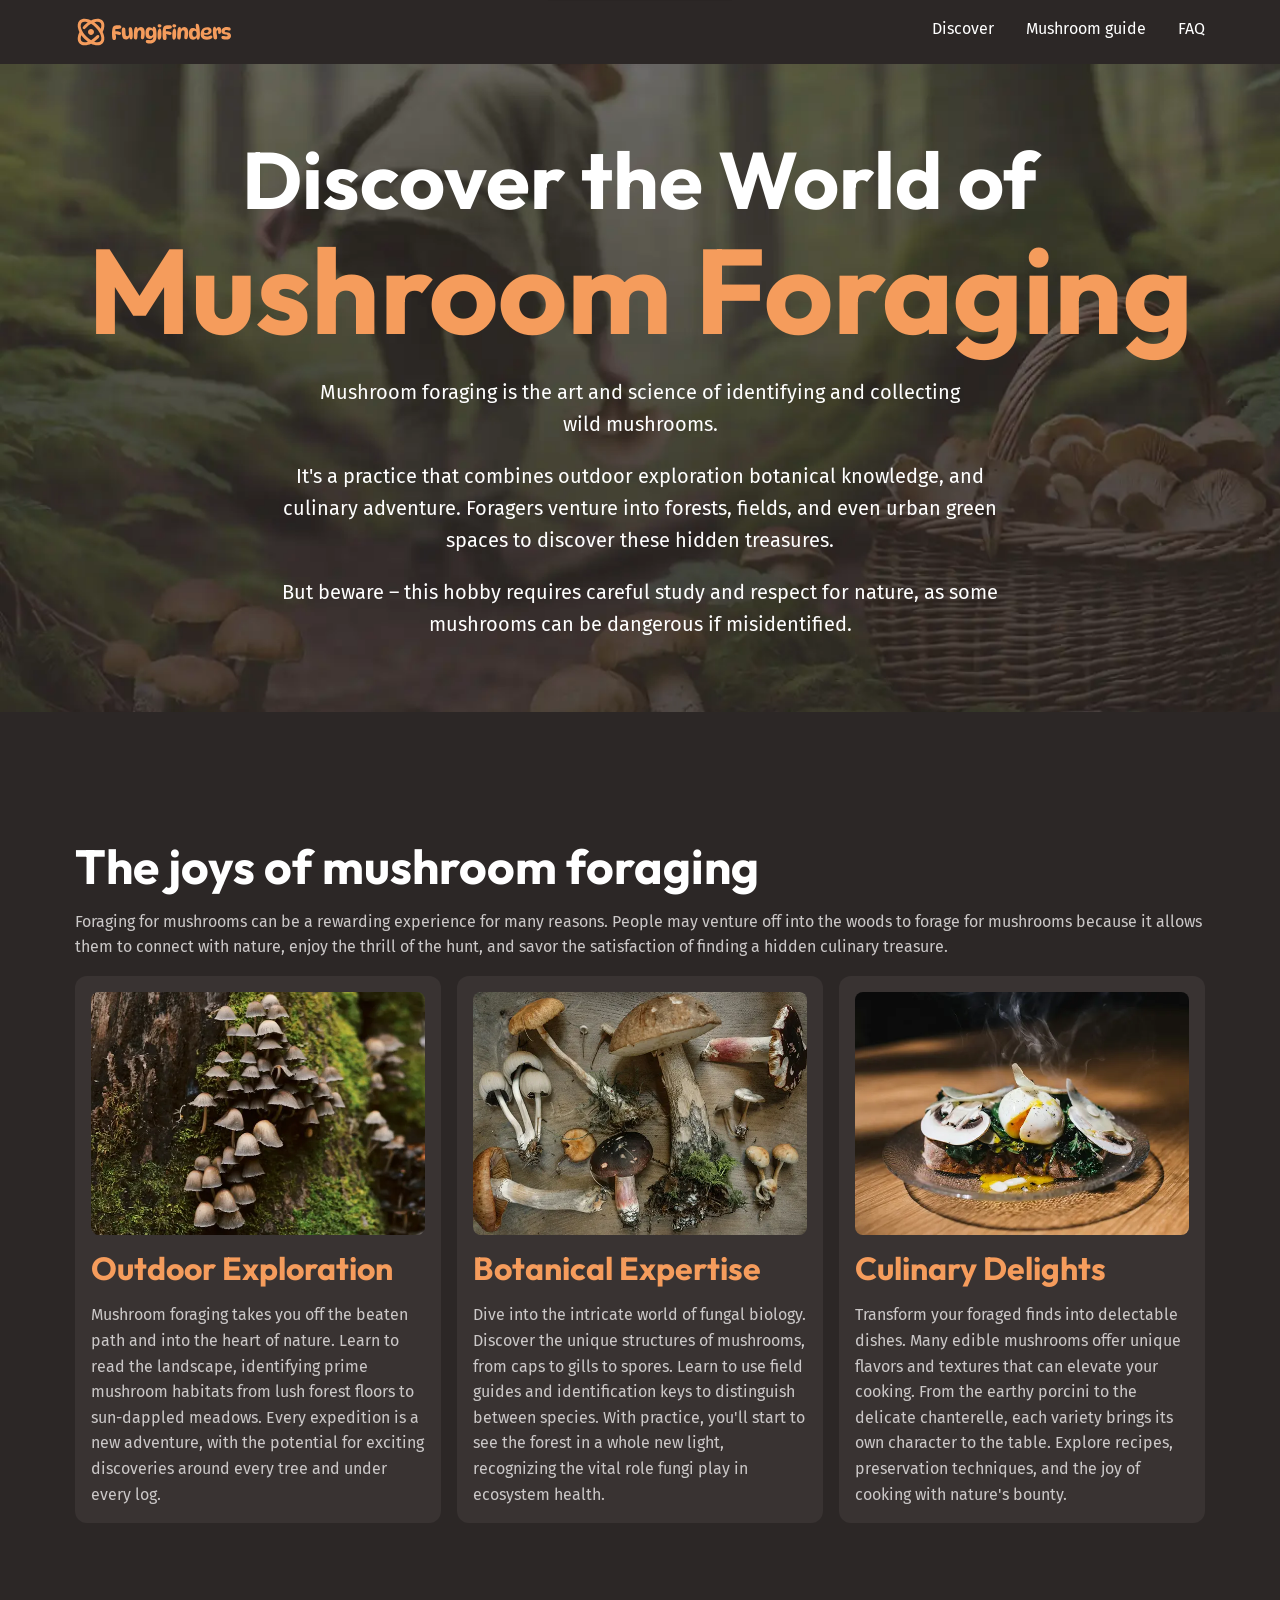
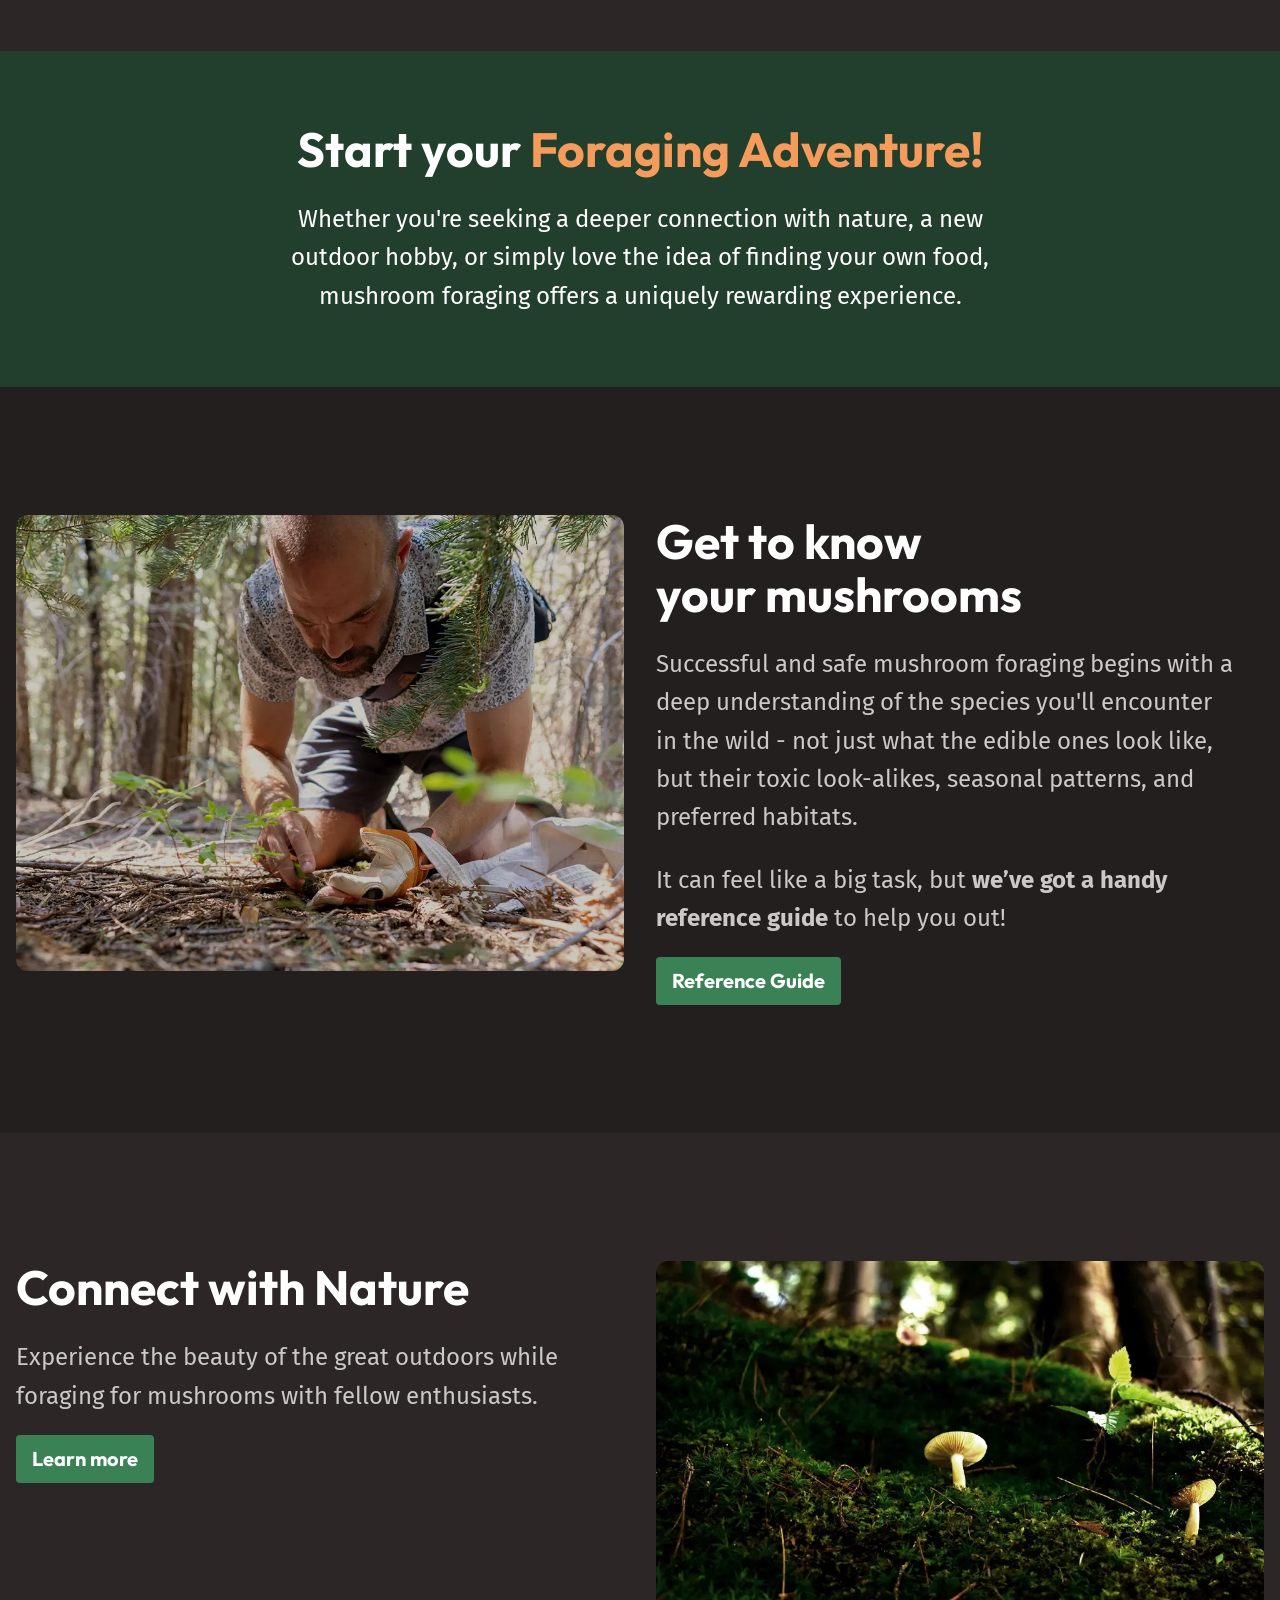
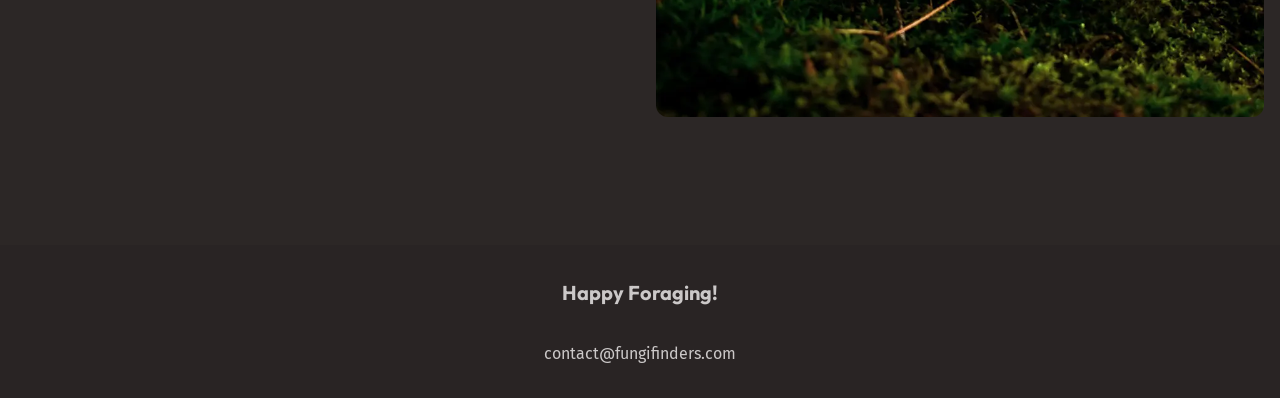
<file: index.html>
<!doctype html>
<html lang="en">
  <head>
    <meta charset="UTF-8" />
    <meta name="viewport" content="width=device-width, initial-scale=1.0" />
    <title>FungiFinders</title>
    <link rel="preconnect" href="https://fonts.googleapis.com" />
    <link rel="preconnect" href="https://fonts.gstatic.com" crossorigin />
    <link
      href="https://fonts.googleapis.com/css2?family=Fira+Sans:wght@400;700&family=Outfit:wght@100..900&display=swap"
      rel="stylesheet"
    />
    <link rel="stylesheet" href="style.css" />
    <script src="main.js" defer></script>
  </head>
  <body>
    <a href="#main" class="skip-to-main">Skip to main content</a>
    <header class="site-header">
      <div class="wrapper" data-type="wide">
        <div class="site-header__inner">
          <a href="/">
            <img class="logo" src="/assets/fungi-finders.svg" />
          </a>
          <button aria-controls="primary-navigation" aria-expanded="false">
            <span class="visually-hidden">Menu</span>
            <img src="/assets/hamburger.svg" alt="" />
          </button>

          <nav class="primary-navigation">
            <ul>
              <li><a href="/">Discover</a></li>
              <li><a href="mushroom-guide.html">Mushroom guide</a></li>
              <li><a href="mushroom-guide.html#faq">FAQ</a></li>
            </ul>
          </nav>
        </div>
      </div>
    </header>
    <main id="main">
      <section class="hero section flow" data-padding="compact">
        <div class="wrapper">
          <h1 class="hero__title">
            Discover the World of
            <span>Mushroom Foraging</span>
          </h1>
        </div>
        <div class="wrapper" data-width="narrow">
          <div class="flow">
            <p>
              Mushroom foraging is the art and science of identifying and
              collecting wild mushrooms.
            </p>
            <p>
              It's a practice that combines outdoor exploration botanical
              knowledge, and culinary adventure. Foragers venture into forests,
              fields, and even urban green spaces to discover these hidden
              treasures.
            </p>
            <p>
              But beware – this hobby requires careful study and respect for
              nature, as some mushrooms can be dangerous if misidentified.
            </p>
          </div>
        </div>
      </section>

      <section class="section">
        <div class="wrapper flow">
          <h2 class="section-title">The joys of mushroom foraging</h2>
          <p>
            Foraging for mushrooms can be a rewarding experience for many
            reasons. People may venture off into the woods to forage for
            mushrooms because it allows them to connect with nature, enjoy the
            thrill of the hunt, and savor the satisfaction of finding a hidden
            culinary treasure.
          </p>

          <!-- this is 3 columns-->
          <div class="equal-columns">
            <div class="card">
              <img
                src="/assets/outdoor-exploration.webp"
                alt="Tighly grouped brown mushrooms growing up the side of a mossy tree trunk"
              />
              <h3 class="card__title">Outdoor Exploration</h3>
              <p>
                Mushroom foraging takes you off the beaten path and into the
                heart of nature. Learn to read the landscape, identifying prime
                mushroom habitats from lush forest floors to sun-dappled
                meadows. Every expedition is a new adventure, with the potential
                for exciting discoveries around every tree and under every log.
              </p>
            </div>

            <div class="card">
              <img
                src="/assets/botanical-expertise.webp"
                alt="Various harvested wild mushrooms on a table"
              />
              <h3 class="card__title">Botanical Expertise</h3>
              <p>
                Dive into the intricate world of fungal biology. Discover the
                unique structures of mushrooms, from caps to gills to spores.
                Learn to use field guides and identification keys to distinguish
                between species. With practice, you'll start to see the forest
                in a whole new light, recognizing the vital role fungi play in
                ecosystem health.
              </p>
            </div>

            <div class="card">
              <img
                src="/assets/culinary-delight.webp"
                alt="A freshly cooked plate of food, still steaming, with several mushroom slices on it"
              />
              <h3 class="card__title">Culinary Delights</h3>
              <p>
                Transform your foraged finds into delectable dishes. Many edible
                mushrooms offer unique flavors and textures that can elevate
                your cooking. From the earthy porcini to the delicate
                chanterelle, each variety brings its own character to the table.
                Explore recipes, preservation techniques, and the joy of cooking
                with nature's bounty.
              </p>
            </div>
          </div>
        </div>
      </section>

      <section
        class="section background-accent text-center"
        data-padding="compact"
      >
        <div class="wrapper" data-width="narrow">
          <div class="flow font-size-lg text-high-contrast">
            <h2 class="section-title">
              Start your <span class="text-brand">Foraging Adventure!</span>
            </h2>
            <p>
              Whether you're seeking a deeper connection with nature, a new
              outdoor hobby, or simply love the idea of finding your own food,
              mushroom foraging offers a uniquely rewarding experience.
            </p>
          </div>
        </div>
      </section>

      <section class="section background-extra-dark">
        <div class="wrapper" data-width="wide">
          <div class="equal-columns" data-alignment="centered" data-gap="large">
            <!-- two columns -->
            <div>
              <img
                src="/assets/get-to-know.webp"
                alt="A man on his hands and knees carefully digging a mushroom out of the forest floor"
              />
            </div>
            <div class="flow font-size-lg">
              <h2 class="section-title">Get to know your mushrooms</h2>
              <p>
                Successful and safe mushroom foraging begins with a deep
                understanding of the species you'll encounter in the wild - not
                just what the edible ones look like, but their toxic
                look-alikes, seasonal patterns, and preferred habitats.
              </p>
              <p>
                It can feel like a big task, but
                <strong>we’ve got a handy reference guide</strong> to help you
                out!
              </p>
              <a class="button" href="/mushroom-guide.html"
                ><span class="visually-hidden"
                  >Get to know your mushrooms by using our handy</span
                >
                Reference Guide</a
              >
            </div>
          </div>
        </div>
      </section>

      <section class="section">
        <div class="wrapper" data-width="wide">
          <div class="equal-columns" data-gap="large" data-alignment="centered">
            <!-- two columns -->
            <div class="flow font-size-lg">
              <h2 class="section-title">Connect with Nature</h2>
              <p>
                Experience the beauty of the great outdoors while foraging for
                mushrooms with fellow enthusiasts.
              </p>
              <a class="button" href="#"
                >Learn more
                <span class="visually-hidden"
                  >about mushrooms with our handy mushroom guide</span
                ></a
              >
            </div>
            <div>
              <img
                src="/assets/nature.webp"
                alt="A few small yellowish mushrooms growing on a mossy forest floor"
              />
            </div>
          </div>
        </div>
      </section>
    </main>

    <footer class="site-footer">
      <p class="site-footer__title">Happy Foraging!</p>
      <a href="mailto:contact@fungifinders.com">contact@fungifinders.com</a>
    </footer>
  </body>
</html>
</file>
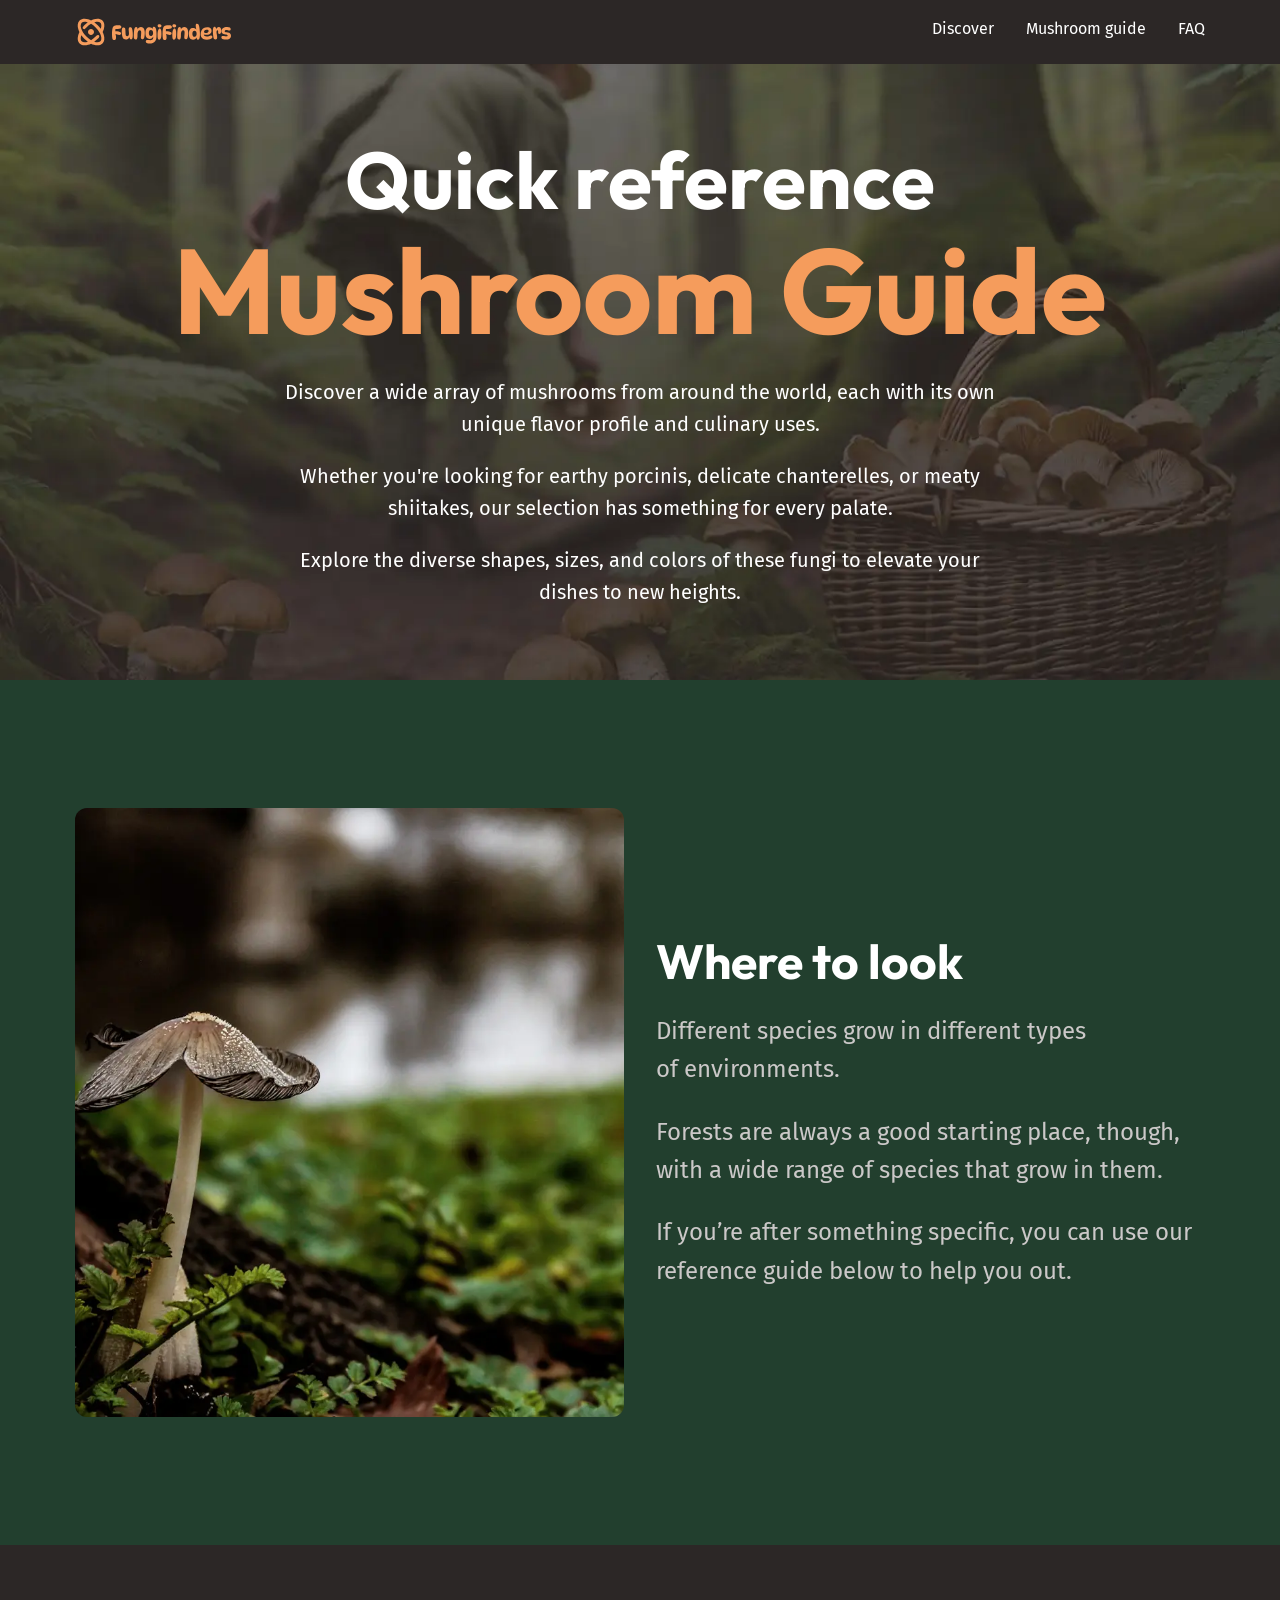
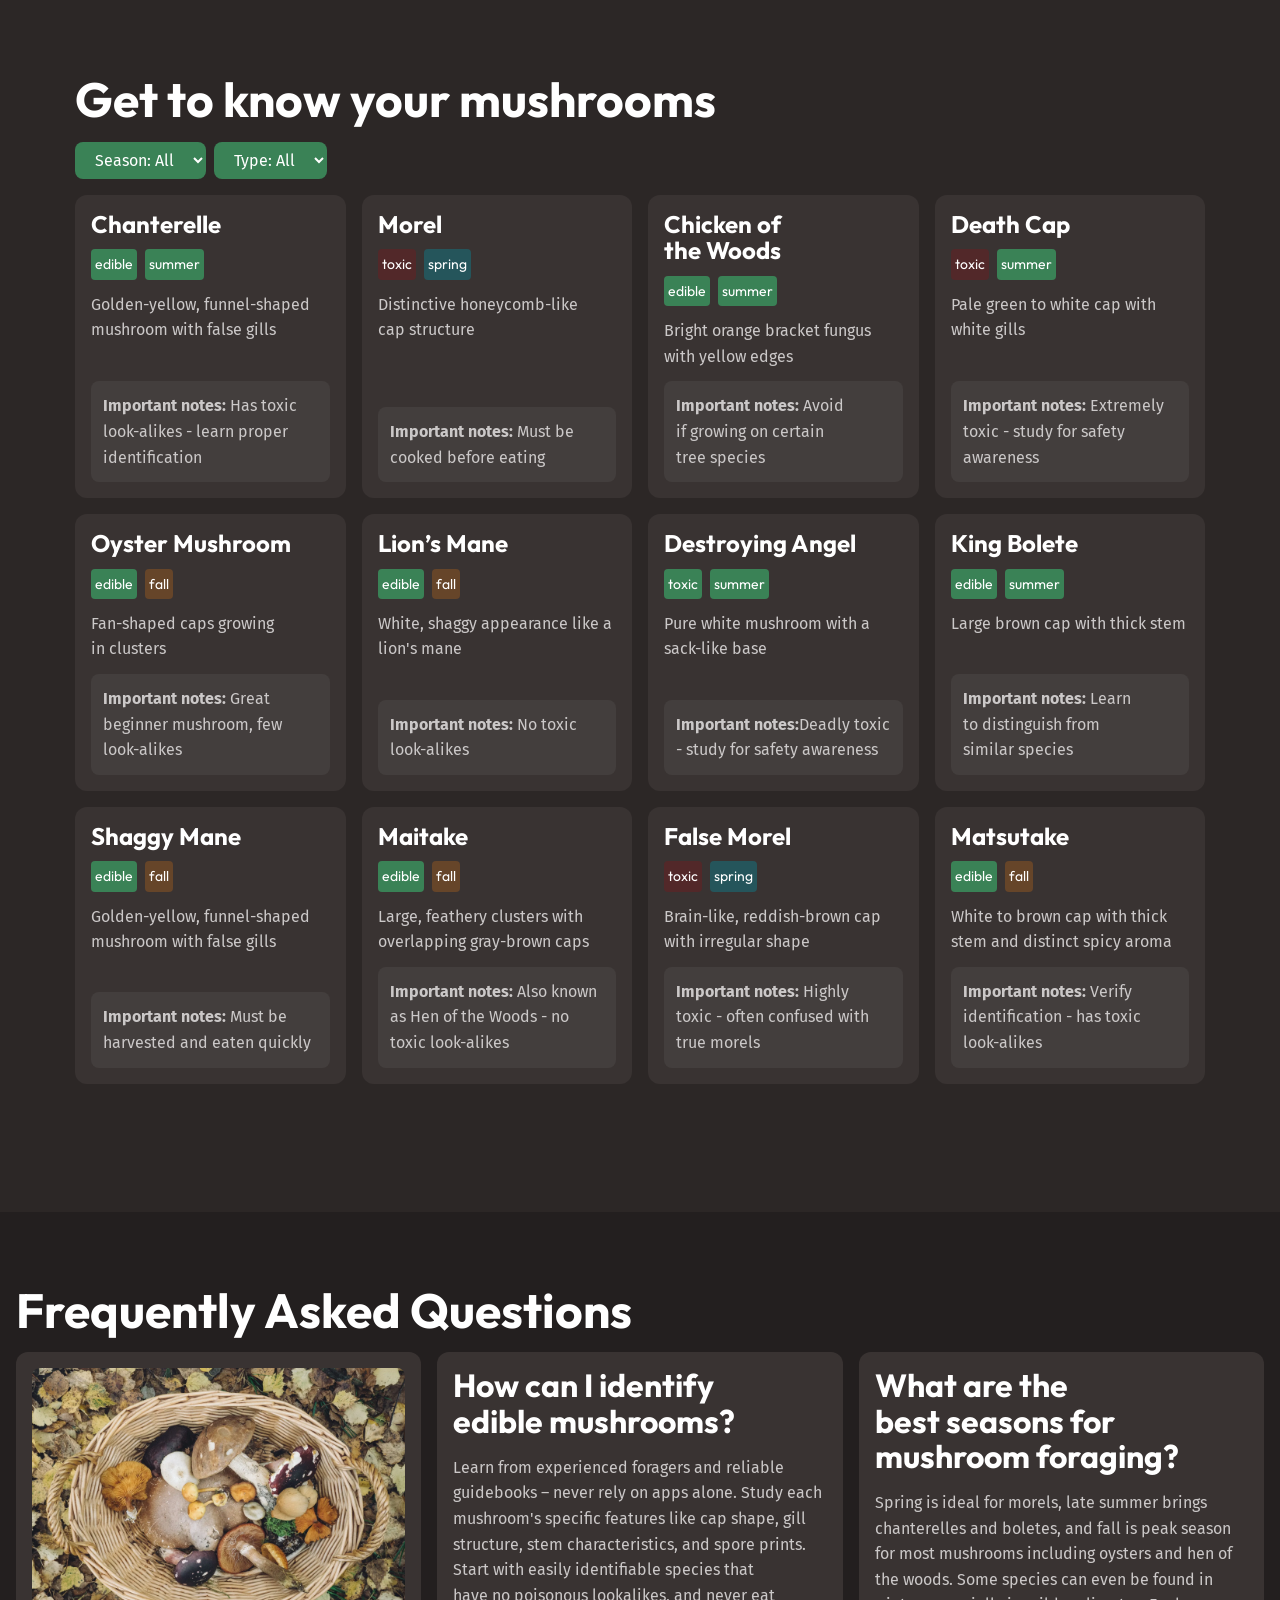
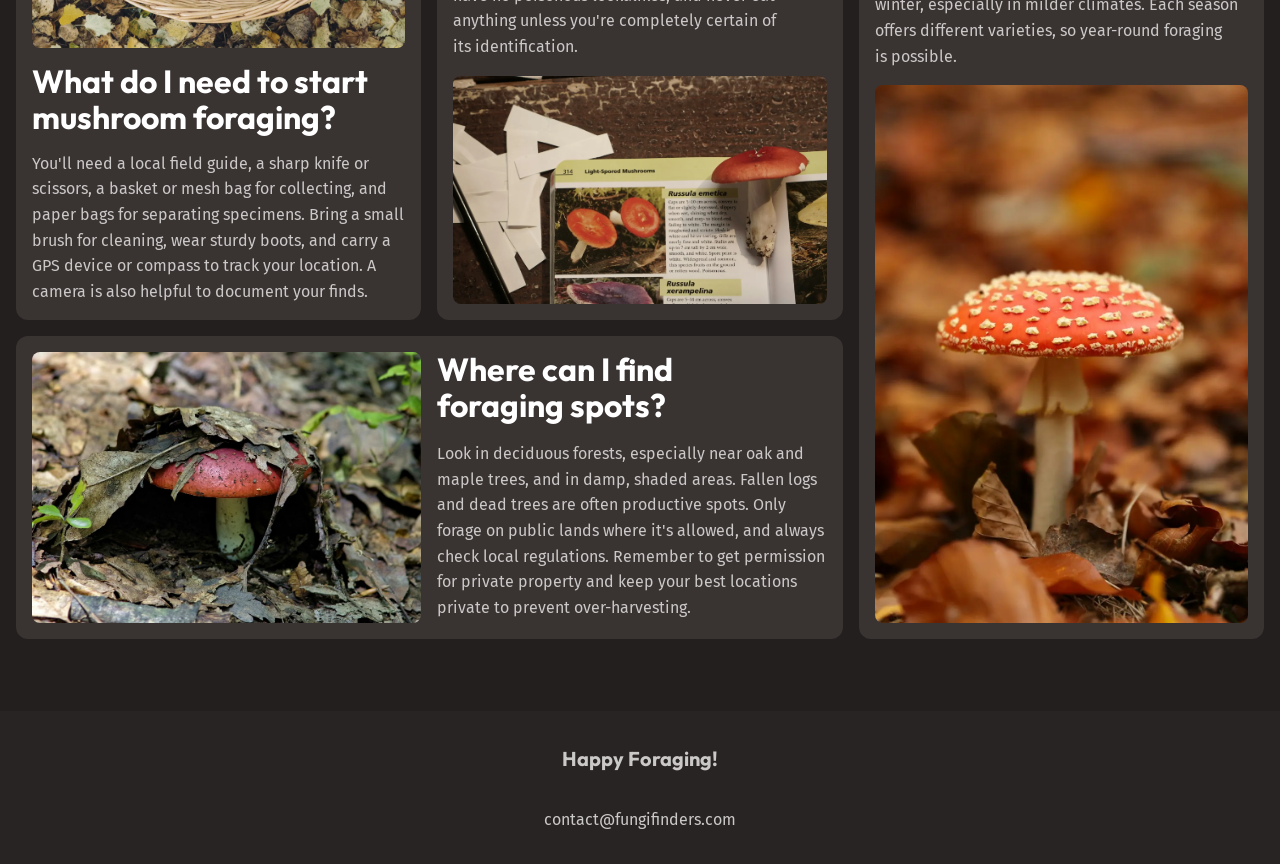
<file: mushroom-guide.html>
<!doctype html>
<html lang="en">
  <head>
    <meta charset="UTF-8" />
    <meta name="viewport" content="width=device-width, initial-scale=1.0" />
    <title>FungiFinders</title>
    <link rel="preconnect" href="https://fonts.googleapis.com" />
    <link rel="preconnect" href="https://fonts.gstatic.com" crossorigin />
    <link
      href="https://fonts.googleapis.com/css2?family=Fira+Sans:wght@400;700&family=Outfit:wght@100..900&display=swap"
      rel="stylesheet"
    />
    <link rel="stylesheet" href="style.css" />
    <script src="main.js" defer></script>
    <script defer src="mushroom-filter.js"></script>
  </head>

  <body>
    <header class="site-header">
      <div class="wrapper" data-type="wide">
        <div class="site-header__inner">
          <a href="/">
            <img class="logo" src="/assets/fungi-finders.svg" />
          </a>
          <button aria-controls="primary-navigation" aria-expanded="false">
            <span class="visually-hidden">Menu</span>
            <img src="/assets/hamburger.svg" alt="" />
          </button>
          <nav class="primary-navigation">
            <ul>
              <li><a href="/">Discover</a></li>
              <li><a href="mushroom-guide.html">Mushroom guide</a></li>
              <li><a href="mushroom-guide.html#faq">FAQ</a></li>
            </ul>
          </nav>
        </div>
      </div>
    </header>
    <main id="main">
      <section class="hero flow section" data-padding="compact">
        <div class="wrapper">
          <h1 class="hero__title">
            Quick reference
            <span>Mushroom Guide</span>
          </h1>
        </div>

        <div class="wrapper flow" data-width="narrow">
          <p>
            Discover a wide array of mushrooms from around the world, each with
            its own unique flavor profile and culinary uses.
          </p>
          <p>
            Whether you're looking for earthy porcinis, delicate chanterelles,
            or meaty shiitakes, our selection has something for every palate.
          </p>
          <p>
            Explore the diverse shapes, sizes, and colors of these fungi to
            elevate your dishes to new heights.
          </p>
        </div>
      </section>

      <section class="background-accent section">
        <div class="wrapper">
          <div
            class="equal-columns"
            data-vertical-alignment="centered"
            data-gap="large"
          >
            <div>
              <img
                src="/assets/where-to-look.webp"
                alt="A closeup of a mushroom growing on a lush green forest floor"
              />
            </div>

            <div class="flow font-size-lg">
              <h2 class="section-title">Where to look</h2>
              <p>Different species grow in different types of environments.</p>
              <p>
                Forests are always a good starting place, though, with a wide
                range of species that grow in them.
              </p>
              <p>
                If you’re after something specific, you can use our reference
                guide below to help you out.
              </p>
            </div>
          </div>
        </div>
      </section>

      <section class="section mushroom-guide">
        <div class="wrapper flow">
          <h2 class="section-title">Get to know your mushrooms</h2>
          <div class="flex-group">
            <select name="season" id="season" hidden>
              <option value="all">Season: All</option>
              <option value="spring">Spring</option>
              <option value="summer">Summer</option>
              <option value="fall">Fall</option>
            </select>
            <select name="edible" id="edible" hidden>
              <option value="all">Type: All</option>
              <option value="edible">Edible</option>
              <option value="toxic">Toxic</option>
            </select>
          </div>

          <div class="grid-auto-fill">
            <div class="card">
              <h3 class="card__title">Chanterelle</h3>
              <ul
                class="tag-list"
                role="list"
                aria-label="Mushroom characteristics"
              >
                <li data-edible="edible">
                  <span class="visually-hidden">This mushroom is</span>
                  edible
                </li>
                <li data-season="summer">
                  <span class="visually-hidden"
                    >You can harvest this mushroom in the</span
                  >
                  summer
                </li>
              </ul>

              <p>Golden-yellow, funnel-shaped mushroom with false gills</p>
              <p class="card__note">
                <strong>Important notes:</strong> Has toxic look-alikes - learn
                proper identification
              </p>
            </div>
            <div class="card">
              <h3 class="card__title">Morel</h3>
              <ul
                class="tag-list"
                role="list"
                aria-label="Mushroom characteristics"
              >
                <li data-edible="toxic">
                  <span class="visually-hidden">This mushroom is</span>
                  toxic
                </li>
                <li data-season="spring">
                  <span class="visually-hidden"
                    >You can harvest this mushroom in the</span
                  >
                  spring
                </li>
              </ul>

              <p>Distinctive honeycomb-like cap structure</p>
              <p class="card__note">
                <strong>Important notes:</strong> Must be cooked before eating
              </p>
            </div>

            <div class="card">
              <h3 class="card__title">Chicken of the Woods</h3>
              <ul
                class="tag-list"
                role="list"
                aria-label="Mushroom characteristics"
              >
                <li data-edible="edible">
                  <span class="visually-hidden">This mushroom is</span>
                  edible
                </li>
                <li data-season="summer">
                  <span class="visually-hidden"
                    >You can harvest this mushroom in the</span
                  >
                  summer
                </li>
              </ul>

              <p>Bright orange bracket fungus with yellow edges</p>
              <p class="card__note">
                <strong>Important notes:</strong> Avoid if growing on certain
                tree species
              </p>
            </div>

            <div class="card">
              <h3 class="card__title">Death Cap</h3>
              <ul
                class="tag-list"
                role="list"
                aria-label="Mushroom characteristics"
              >
                <li data-edible="toxic">
                  <span class="visually-hidden">This mushroom is</span>
                  toxic
                </li>
                <li data-season="summer">
                  <span class="visually-hidden"
                    >You can harvest this mushroom in the</span
                  >
                  summer
                </li>
              </ul>

              <p>Pale green to white cap with white gills</p>
              <p class="card__note">
                <strong>Important notes:</strong> Extremely toxic - study for
                safety awareness
              </p>
            </div>
            <div class="card">
              <h3 class="card__title">Oyster Mushroom</h3>
              <ul
                class="tag-list"
                role="list"
                aria-label="Mushroom characteristics"
              >
                <li data-edible="edible">
                  <span class="visually-hidden">This mushroom is</span>
                  edible
                </li>
                <li data-season="fall">
                  <span class="visually-hidden"
                    >You can harvest this mushroom in the</span
                  >
                  fall
                </li>
              </ul>

              <p>Fan-shaped caps growing in clusters</p>
              <p class="card__note">
                <strong>Important notes:</strong> Great beginner mushroom, few
                look-alikes
              </p>
            </div>
            <div class="card">
              <h3 class="card__title">Lion’s Mane</h3>
              <ul
                class="tag-list"
                role="list"
                aria-label="Mushroom characteristics"
              >
                <li data-edible="edible">
                  <span class="visually-hidden">This mushroom is</span>
                  edible
                </li>
                <li data-season="fall">
                  <span class="visually-hidden"
                    >You can harvest this mushroom in the</span
                  >
                  fall
                </li>
              </ul>

              <p>White, shaggy appearance like a lion's mane</p>
              <p class="card__note">
                <strong>Important notes:</strong> No toxic look-alikes
              </p>
            </div>
            <div class="card">
              <h3 class="card__title">Destroying Angel</h3>
              <ul
                class="tag-list"
                role="list"
                aria-label="Mushroom characteristics"
              >
                <li data-edible="edible">
                  <span class="visually-hidden">This mushroom is</span>
                  toxic
                </li>
                <li data-season="summer">
                  <span class="visually-hidden"
                    >You can harvest this mushroom in the</span
                  >
                  summer
                </li>
              </ul>

              <p>Pure white mushroom with a sack-like base</p>
              <p class="card__note">
                <strong>Important notes:</strong>Deadly toxic - study for safety
                awareness
              </p>
            </div>
            <div class="card">
              <h3 class="card__title">King Bolete</h3>
              <ul
                class="tag-list"
                role="list"
                aria-label="Mushroom characteristics"
              >
                <li data-edible="edible">
                  <span class="visually-hidden">This mushroom is</span>
                  edible
                </li>
                <li data-season="summer">
                  <span class="visually-hidden"
                    >You can harvest this mushroom in the</span
                  >
                  summer
                </li>
              </ul>

              <p>Large brown cap with thick stem</p>
              <p class="card__note">
                <strong>Important notes:</strong> Learn to distinguish from
                similar species
              </p>
            </div>
            <div class="card">
              <h3 class="card__title">Shaggy Mane</h3>
              <ul
                class="tag-list"
                role="list"
                aria-label="Mushroom characteristics"
              >
                <li data-edible="edible">
                  <span class="visually-hidden">This mushroom is</span>
                  edible
                </li>
                <li data-season="fall">
                  <span class="visually-hidden"
                    >You can harvest this mushroom in the</span
                  >
                  fall
                </li>
              </ul>

              <p>Golden-yellow, funnel-shaped mushroom with false gills</p>
              <p class="card__note">
                <strong>Important notes:</strong> Must be harvested and eaten
                quickly
              </p>
            </div>
            <div class="card">
              <h3 class="card__title">Maitake</h3>
              <ul
                class="tag-list"
                role="list"
                aria-label="Mushroom characteristics"
              >
                <li data-edible="edible">
                  <span class="visually-hidden">This mushroom is</span>
                  edible
                </li>
                <li data-season="fall">
                  <span class="visually-hidden"
                    >You can harvest this mushroom in the</span
                  >
                  fall
                </li>
              </ul>

              <p>Large, feathery clusters with overlapping gray-brown caps</p>
              <p class="card__note">
                <strong>Important notes:</strong> Also known as Hen of the Woods
                - no toxic look-alikes
              </p>
            </div>
            <div class="card">
              <h3 class="card__title">False Morel</h3>
              <ul
                class="tag-list"
                role="list"
                aria-label="Mushroom characteristics"
              >
                <li data-edible="toxic">
                  <span class="visually-hidden">This mushroom is</span>
                  toxic
                </li>
                <li data-season="spring">
                  <span class="visually-hidden"
                    >You can harvest this mushroom in the</span
                  >
                  spring
                </li>
              </ul>

              <p>Brain-like, reddish-brown cap with irregular shape</p>
              <p class="card__note">
                <strong>Important notes:</strong> Highly toxic - often confused
                with true morels
              </p>
            </div>
            <div class="card">
              <h3 class="card__title">Matsutake</h3>
              <ul
                class="tag-list"
                role="list"
                aria-label="Mushroom characteristics"
              >
                <li data-edible="edible">
                  <span class="visually-hidden">This mushroom is</span>
                  edible
                </li>
                <li data-season="fall">
                  <span class="visually-hidden"
                    >You can harvest this mushroom in the</span
                  >
                  fall
                </li>
              </ul>

              <p>White to brown cap with thick stem and distinct spicy aroma</p>
              <p class="card__note">
                <strong>Important notes:</strong> Verify identification - has
                toxic look-alikes
              </p>
            </div>
          </div>

          <div class="no-results-message" hidden>
            No cards match these filters
          </div>
        </div>
      </section>

      <section
        id="faq"
        class="background-extra-dark section"
        data-padding="compact"
      >
        <div class="wrapper flow" data-width="wide">
          <h2 class="section-title">Frequently Asked Questions</h2>
          <div class="faq-bento-grid">
            <div class="card">
              <img
                src="/assets/start-foraging.webp"
                alt="a basket full of a viarity of wild mushrooms"
              />
              <h3 class="card__title">
                What do I need to start mushroom foraging?
              </h3>
              <p>
                You'll need a local field guide, a sharp knife or scissors, a
                basket or mesh bag for collecting, and paper bags for separating
                specimens. Bring a small brush for cleaning, wear sturdy boots,
                and carry a GPS device or compass to track your location. A
                camera is also helpful to document your finds.
              </p>
            </div>

            <div class="card">
              <img
                src="/assets/identify-mushrooms.webp"
                alt="A wild mushroom on top of a page in a mushroom identification book, giving detailed information about that mushroom"
              />
              <h3 class="card__title">How can I identify edible mushrooms?</h3>
              <p>
                Learn from experienced foragers and reliable guidebooks – never
                rely on apps alone. Study each mushroom's specific features like
                cap shape, gill structure, stem characteristics, and spore
                prints. Start with easily identifiable species that have no
                poisonous lookalikes, and never eat anything unless you're
                completely certain of its identification.
              </p>
            </div>

            <div class="card">
              <img
                src="/assets/where-to-find.webp"
                alt="A mushroom under a pile of leaves, with only one side of it visible"
              />
              <h3 class="card__title">Where can I find foraging spots?</h3>
              <p>
                Look in deciduous forests, especially near oak and maple trees,
                and in damp, shaded areas. Fallen logs and dead trees are often
                productive spots. Only forage on public lands where it's
                allowed, and always check local regulations. Remember to get
                permission for private property and keep your best locations
                private to prevent over-harvesting.
              </p>
            </div>

            <div class="card">
              <img
                src="/assets/best-seasons.webp"
                alt="A white stemmed mushroom, with a bright orange cap with white spots"
              />
              <h3 class="card__title">
                What are the best seasons for mushroom foraging?
              </h3>
              <p>
                Spring is ideal for morels, late summer brings chanterelles and
                boletes, and fall is peak season for most mushrooms including
                oysters and hen of the woods. Some species can even be found in
                winter, especially in milder climates. Each season offers
                different varieties, so year-round foraging is possible.
              </p>
            </div>
          </div>
        </div>
      </section>
    </main>

    <footer class="site-footer">
      <p class="site-footer__title">Happy Foraging!</p>
      <a href="mailto:contact@fungifinders.com">contact@fungifinders.com</a>
    </footer>
  </body>
</html>
</file>
<file: style.css>
@view-transition {
  navigation: auto;
}

@layer reset {
  *,
  *::before,
  *::after {
    box-sizing: border-box;
  }

  /* https://kilianvalkhof.com/2022/css-html/your-css-reset-needs-text-size-adjust-probably/ */
  html {
    -moz-text-size-adjust: none;
    -webkit-text-size-adjust: none;
    text-size-adjust: none;

    scroll-padding: 3rem;
  }

  @media (prefers-reduced-motion: reduce) {
    html {
      scroll-behavior: smooth;
    }
  }

  body,
  h1,
  h2,
  h3,
  h4,
  p,
  figure,
  blockquote,
  dl,
  dd {
    margin: 0;
  }

  /* https://www.scottohara.me/blog/2019/01/12/lists-and-safari.html */
  [role="list"] {
    list-style: none;
    margin: 0;
    padding: 0;
  }

  body {
    min-block-size: 100vh;
    line-height: 1.6;
  }

  h1,
  h2,
  h3,
  button,
  input,
  label {
    line-height: 1.1;
  }

  h1,
  h2,
  h3,
  h4 {
    text-wrap: balance;
  }

  p,
  li {
    text-wrap: pretty;
  }

  img,
  picture {
    max-inline-size: 100%;
    display: block;
  }

  input,
  button,
  textarea,
  select {
    font: inherit;
  }
}

@layer base {
  :root {
    --clr-white: hsl(0, 0%, 100%);
    --clr-gray-100: hsl(0, 2%, 79%);
    --clr-brand-400: hsl(25, 88%, 75%);
    --clr-brand-500: hsl(25, 88%, 66%);
    --clr-green-400: hsl(143, 19%, 49%);
    --clr-green-500: hsl(143, 38%, 37%);
    --clr-green-600: hsl(145, 29%, 19%);
    --clr-brown-500: hsl(10, 5%, 25%);
    --clr-brown-600: hsl(9, 7%, 21%);
    --clr-brown-700: hsl(9, 8%, 16%);
    --clr-brown-800: hsl(0, 6%, 15%);
    --clr-brown-900: hsl(0, 6%, 13%);

    --clr-orange-500: hsl(28, 43%, 28%);
    --clr-red-500: hsl(359, 34%, 24%);
    --clr-teal-500: hsl(186, 42%, 25%);

    --ff-heading: "Outfit", sans-serif;
    --ff-body: "Fira Sans", sans-serif;

    --fs-300: 0.875rem;
    --fs-400: 1rem;
    --fs-500: 1.125rem;
    --fs-600: 1.25rem;
    --fs-700: 1.5rem;
    --fs-800: 2rem;
    --fs-900: 3.75rem;
    --fs-1000: 3.75rem;

    @media (width > 760px) {
      --fs-300: 0.875rem;
      --fs-400: 1rem;
      --fs-500: 1.25rem;
      --fs-600: 1.5rem;
      --fs-700: 2rem;
      --fs-800: 3rem;
      --fs-900: 5rem;
      --fs-1000: 7.5rem;
    }
  }
  /* in another selector for syntax highlighting reasons only */
  :root {
    --text-main: var(--clr-gray-100);
    --text-high-contrast: var(--clr-white);
    --text-brand: var(--clr-brand-500);
    --text-brand-light: var(--clr-brand-400);

    --background-accent-light: var(--clr-green-400);
    --background-accent-main: var(--clr-green-500);
    --background-accent-dark: var(--clr-green-600);

    --background-extra-light: var(--clr-brown-500);
    --background-light: var(--clr-brown-600);
    --background-main: var(--clr-brown-700);
    --background-dark: var(--clr-brown-800);
    --background-extra-dark: var(--clr-brown-900);

    --font-size-heading-sm: var(--fs-700);
    --font-size-heading-regular: var(--fs-800);
    --font-size-heading-lg: var(--fs-900);
    --font-size-heading-xl: var(--fs-1000);

    --font-size-sm: var(--fs-300);
    --font-size-regular: var(--fs-400);
    --font-size-md: var(--fs-500);
    --font-size-lg: var(--fs-600);

    --border-radius-1: 0.25rem;
    --border-radius-2: 0.5rem;
    --border-radius-3: 0.75rem;
  }
}

@layer base {
  body {
    font-family: var(--ff-body);
    font-size: var(--font-size-regular);
    color: var(--text-main);
    background-color: var(--background-main);
  }

  h1,
  h2,
  h3,
  h4 {
    font-family: var(--ff-heading);
    font-weight: 700;
    color: var(--text-high-contrast);
  }

  a {
    color: var(--text-high-contrast);
  }

  a:hover,
  a:focus-visible {
    color: var(--text-brand-light);
  }

  .skip-to-main {
    position: fixed;
    z-index: 999;
    inset-block-start: 0;
    inset-inline-start: 50%;
    padding: 0.5rem 1rem;
    background: var(--background-dark);
    translate: -50% -100%;
  }

  .skip-to-main:focus-visible {
    translate: -50% 0;
  }

  img {
    border-radius: var(--border-radius-3);
  }
}

@layer layout {
  .flex-group {
    display: flex;
    gap: 0.5rem;
    flex-wrap: wrap;
  }
  .flow > * + * {
    margin-block-start: var(--flow-space, 1em);
  }
  .grid-flow {
    display: grid;
    gap: var(--grid-flow-space, 1rem);

    align-content: start;
    justify-items: start;
  }

  .wrapper {
    --wrapper-max-width: 1130px;
    --wrapper-padding: 1rem;

    max-width: var(--wrapper-max-width);
    margin-inline: auto;
    padding-inline: var(--wrapper-padding);

    /* helps to match the Figma file */
    box-sizing: content-box;
  }

  .wrapper[data-width="narrow"] {
    --wrapper-max-width: 720px;
  }

  .wrapper[data-width="wide"] {
    --wrapper-max-width: 1330px;
  }

  .section {
    padding-block: 3.75rem;

    @media (min-width: 760px) {
      padding-block: 8rem;

      &[data-padding="compact"] {
        padding-block: 4.5rem;
      }
    }
  }

  .grid-auto-fill {
    --auto-fit-min-col-size: 250px;
    display: grid;
    gap: 1rem;
    grid-template-columns: repeat(
      auto-fill,
      minmax(min(var(--auto-fit-min-col-size), 100%), 1fr)
    );
  }

  .equal-columns {
    display: grid;
    gap: var(--equal-columns-gap, 1rem);
    align-items: var(--column-layout-alignment, start);

    &[data-gap="large"] {
      gap: 2rem;
    }

    &[data-vertical-alignment="centered"] {
      --column-layout-alignment: center;
    }

    &[data-vertical-alignment="bottom"] {
      --column-layout-alignment: end;
    }

    @media (width > 760px) {
      grid-auto-flow: column;
      grid-auto-columns: 1fr;
    }
  }
}

@layer components {
  .site-header {
    padding-block: 1rem;

    overflow-x: clip;
    position: relative;
  }

  .site-header__inner {
    display: flex;
    flex-wrap: wrap;
    gap: 0.5rem 2rem;
    justify-content: space-between;
  }

  .primary-navigation {
    ul {
      list-style: none;
      margin: 0;
      padding: 0;
      display: flex;
      flex-wrap: wrap;
      gap: 0.5rem 2rem;
    }

    a {
      text-decoration: none;
    }
  }

  [aria-controls="primary-navigation"] {
    display: none;
  }

  @media (width < 760px) {
    [aria-controls="primary-navigation"] {
      display: block;
      z-index: 100;
      background: transparent;
      border: 0;

      img {
        border-radius: 0;
      }
    }

    .site-header {
      position: relative;
    }

    .primary-navigation {
      display: none;
      opacity: 0;
      transition:
        opacity 1s,
        display 1s,
        translate 1s;
      transition-behavior: allow-discrete;
      translate: 100% 0;
      position: absolute;
      z-index: 10;
      top: 0;
      right: 0;
      padding: 2rem;
      border-radius: 0 0 0 var(--border-radius-3);
      background: var(--background-accent-main);

      ul {
        flex-direction: column;
        gap: 0;
        font-size: var(--fs-700);
        font-family: var(--ff-heading);
        font-weight: 700;
      }

      li {
        --delay: 1s;
        translate: 50%;
        transition:
          translate 1s var(--delay),
          opacity 1s var(--delay);
      }

      li:nth-child(2) {
        --delay: 1.25s;
      }
      li:nth-child(3) {
        --delay: 1.5s;
      }

      li + li {
        margin-top: 1rem;
        padding-top: 1rem;
        border-top: 2px solid var(--background-accent-light);
      }
    }

    [aria-expanded="true"] ~ .primary-navigation {
      display: block;
      opacity: 1;
      translate: 0 0;

      @starting-style {
        opacity: 0;
        translate: 0 -100%;
      }

      li {
        translate: 0 0;
        opacity: 1;

        @starting-style {
          opacity: 0;
          translate: 50% 0;
        }
      }
    }
  }

  .site-footer {
    background-color: var(--background-dark);
    padding-block: 2rem;
    text-align: center;

    /* either use .grid-flow and change the --grid-flow-spacing, or do this */
    display: grid;
    gap: 2rem;

    a {
      text-decoration: none;
      color: var(--text-main);

      &:hover,
      &:focus-visible {
        color: var(--text-brand-light);
      }
    }
  }

  .site-footer__title {
    font-size: var(--font-size-md);
    font-family: var(--ff-heading);
    font-weight: 700;
  }

  .hero {
    text-align: center;
    background-image: url(/assets/hero.webp);
    background-size: cover;
    font-size: var(--font-size-md);
    color: var(--text-high-contrast);

    animation: fade-out forwards;
    animation-timeline: view();
    animation-range-start: exit;
  }

  .hero__title {
    font-size: var(--font-size-heading-lg);

    > span {
      display: block;
      font-size: var(--font-size-heading-xl);
      color: var(--text-brand);
    }
  }

  .faq-bento-grid {
    --card-title-color: var(--text-high-contrast);
    display: grid;
    gap: 1rem;
    grid-template-areas: "card-one" "card-two" "card-three" "card-four";

    @media (width>600px) {
      grid-template-areas: "card-one card-two" "card-three card-four";
    }

    @media (width>900px) {
      grid-template-columns: repeat(3, 1fr);
      grid-template-areas: "card-one card-two card-four" "card-three card-three card-four";
    }

    .card > img {
      height: 100%;
      object-fit: cover;
    }

    @media (width>600px) {
      .card:nth-child(even) img {
        order: 3;
      }
    }

    .card:nth-child(1) {
      grid-area: card-one;
    }
    .card:nth-child(2) {
      grid-area: card-two;
    }
    .card:nth-child(3) {
      grid-area: card-three;

      @media (width>900px) {
        display: grid;
        gap: 1rem;
        grid-template-columns: 1fr 1fr;

        img {
          grid-column: 1/2;
          grid-row: 1/3;
        }
      }
    }
    .card:nth-child(4) {
      grid-area: card-four;
    }
  }

  .mushroom-guide {
    --card-title-font-size: var(--font-size-lg);
    --card-gap: 0.75rem;
    --card-title-color: var(--text-high-contrast);
  }

  .card {
    display: flex;
    flex-direction: column;
    gap: var(--card-gap, 1rem);
    padding: 1rem;
    background-color: var(--background-light);
    border-radius: var(--border-radius-3);

    img {
      border-radius: var(--border-radius-2);
    }
  }

  .card__title {
    color: var(--card-title-color, var(--text-brand));
    font-size: var(--card-title-font-size, var(--font-size-heading-sm));
  }

  .card__note {
    margin-block-start: auto;
    background-color: var(--background-extra-light);
    padding: 0.75rem;
    border-radius: var(--border-radius-2);
  }

  .tag-list {
    display: flex;
    gap: 0.5rem;

    li {
      padding: 0.25rem;
      font-family: var(--ff-heading);
      font-size: var(--font-size-sm);
      color: var(--text-high-contrast);
      background-color: var(--tag-bg, red);
      border-radius: var(--border-radius-1);
    }

    [data-edible="edible"] {
      --tag-bg: var(--background-accent-main);
    }
    [data-edible="toxic"] {
      --tag-bg: var(--clr-red-500);
    }
    [data-season="summer"] {
      --tag-bg: var(--background-accent-main);
    }
    [data-season="spring"] {
      --tag-bg: var(--clr-teal-500);
    }
    [data-season="fall"] {
      --tag-bg: var(--clr-orange-500);
    }
  }

  .button {
    display: inline flex;
    cursor: pointer;
    font-family: var(--ff-heading);
    font-weight: 700;
    font-size: var(--font-size-md);
    text-decoration: none;
    background-color: var(--background-accent-main);
    padding: 0.5rem 1rem;
    border-radius: var(--border-radius-1);
  }

  .button:hover,
  .button:focus-visible {
    background: var(--background-accent-light);
    color: var(--text-high-contrast);
  }

  select {
    padding: 0.5rem 1rem;
    background-color: var(--background-accent-main);
    border: 0;
    border-radius: var(--border-radius-2);
    color: var(--text-high-contrast);
  }
}

@layer utilities {
  .resizing * {
    transition: none;
    animation-play-state: paused;
  }

  [hidden] {
    display: none;
  }

  .text-center {
    text-align: center;
  }
  .text-brand {
    color: var(--text-brand);
  }
  .text-high-contrast {
    color: var(--text-high-contrast);
  }

  .section-title {
    font-size: var(--font-size-heading-regular);
  }

  .background-base {
    background-color: var(--background-base);
  }
  .background-light {
    background-color: var(--background-light);
  }
  .background-extra-light {
    background-color: var(--background-extra-light);
  }
  .background-dark {
    background-color: var(--background-dark);
  }
  .background-extra-dark {
    background-color: var(--background-extra-dark);
  }

  .background-accent {
    background-color: var(--background-accent-dark);
  }

  .font-size-sm {
    font-size: var(--font-size-sm);
  }
  .font-size-regular {
    font-size: var(--font-size-regular);
  }
  .font-size-md {
    font-size: var(--font-size-md);
  }
  .font-size-lg {
    font-size: var(--font-size-lg);
  }

  .visually-hidden {
    clip: rect(0 0 0 0);
    clip-path: inset(50%);
    height: 1px;
    overflow: hidden;
    position: absolute;
    white-space: nowrap;
    width: 1px;
  }
}

@keyframes fade-out {
  from {
    opacity: 1;
  }

  to {
    opacity: 0;
  }
}
@keyframes fade-in {
  from {
    opacity: 0;
  }

  to {
    opacity: 1;
  }
}
</file>
